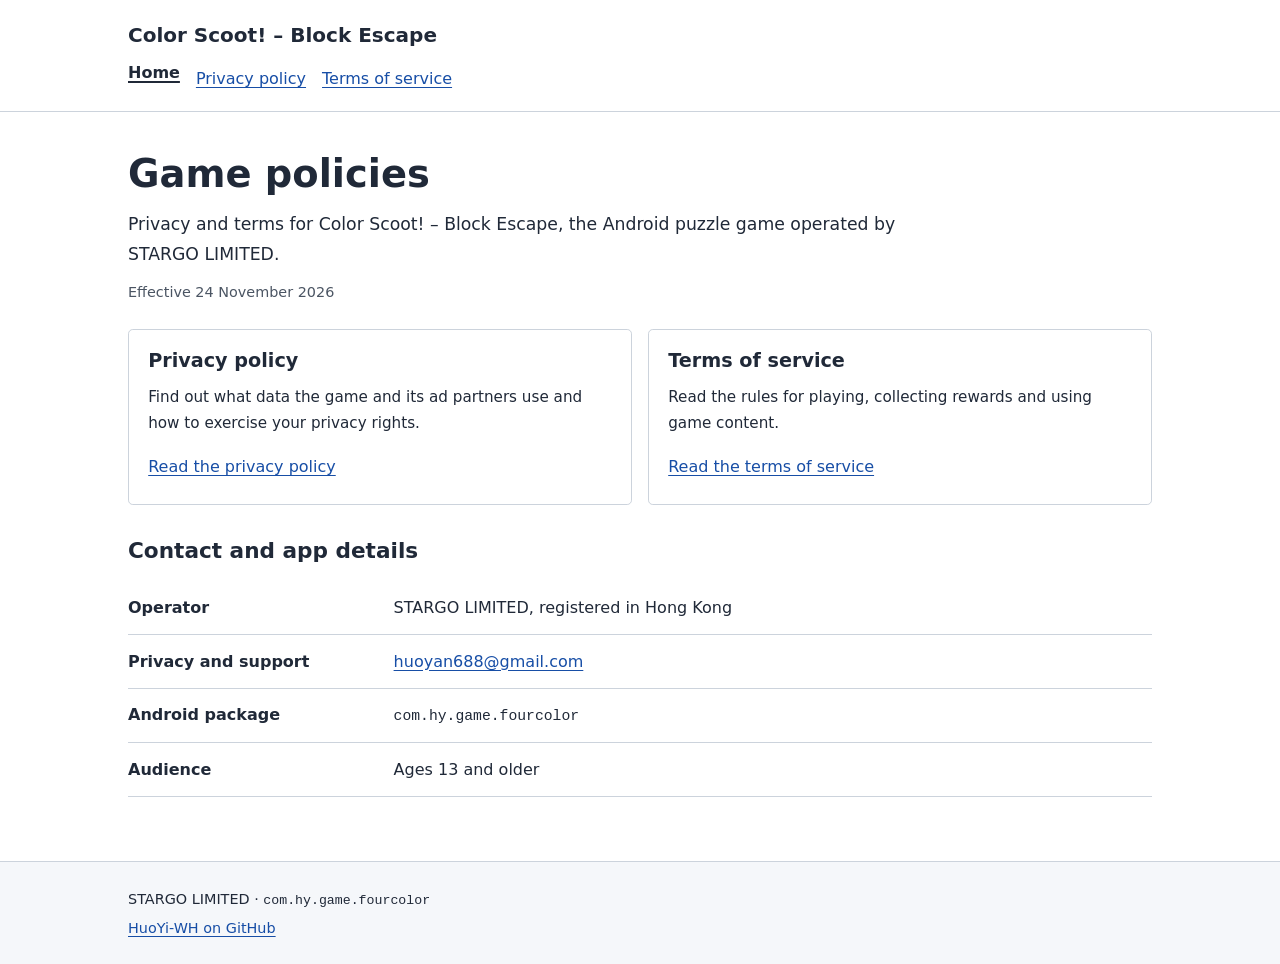
<file: index.html>
<!doctype html>
<html lang="en">
<head>
  <meta charset="utf-8">
  <meta name="viewport" content="width=device-width, initial-scale=1">
  <meta name="referrer" content="no-referrer">
  <meta name="description" content="Privacy and terms for the Android game Color Scoot! – Block Escape, operated by STARGO LIMITED.">
  <title>Color Scoot! – Block Escape | Policy centre</title>
  <link rel="stylesheet" href="styles.css">
</head>
<body>
  <a class="skip-link" href="#main">Skip to content</a>
  <header class="site-header">
    <div class="container header-inner">
      <a class="brand" href="index.html">Color Scoot! – Block Escape</a>
      <nav class="site-nav" aria-label="Policy pages">
        <ul>
          <li><a href="index.html" aria-current="page">Home</a></li>
          <li><a href="privacy.html">Privacy policy</a></li>
          <li><a href="terms.html">Terms of service</a></li>
        </ul>
      </nav>
    </div>
  </header>
  <main id="main" class="container" tabindex="-1">
    <h1>Game policies</h1>
    <p class="lead">Privacy and terms for Color Scoot! – Block Escape, the Android puzzle game operated by STARGO LIMITED.</p>
    <p class="meta">Effective <time datetime="2026-11-24">24 November 2026</time></p>
    <div class="cards">
      <section class="card" aria-labelledby="privacy-card">
        <h2 id="privacy-card">Privacy policy</h2>
        <p>Find out what data the game and its ad partners use and how to exercise your privacy rights.</p>
        <a href="privacy.html">Read the privacy policy</a>
      </section>
      <section class="card" aria-labelledby="terms-card">
        <h2 id="terms-card">Terms of service</h2>
        <p>Read the rules for playing, collecting rewards and using game content.</p>
        <a href="terms.html">Read the terms of service</a>
      </section>
    </div>
    <section aria-labelledby="contact-heading">
      <h2 id="contact-heading">Contact and app details</h2>
      <dl class="facts">
        <div><dt>Operator</dt><dd>STARGO LIMITED, registered in Hong Kong</dd></div>
        <div><dt>Privacy and support</dt><dd><a href="mailto:huoyan688@gmail.com">huoyan688@gmail.com</a></dd></div>
        <div><dt>Android package</dt><dd><code>com.hy.game.fourcolor</code></dd></div>
        <div><dt>Audience</dt><dd>Ages 13 and older</dd></div>
      </dl>
    </section>
  </main>
  <footer class="site-footer">
    <div class="container">
      <p>STARGO LIMITED · <code>com.hy.game.fourcolor</code></p>
      <p><a href="https://github.com/HuoYi-WH" rel="noreferrer">HuoYi-WH on GitHub</a></p>
    </div>
  </footer>
</body>
</html>
</file>
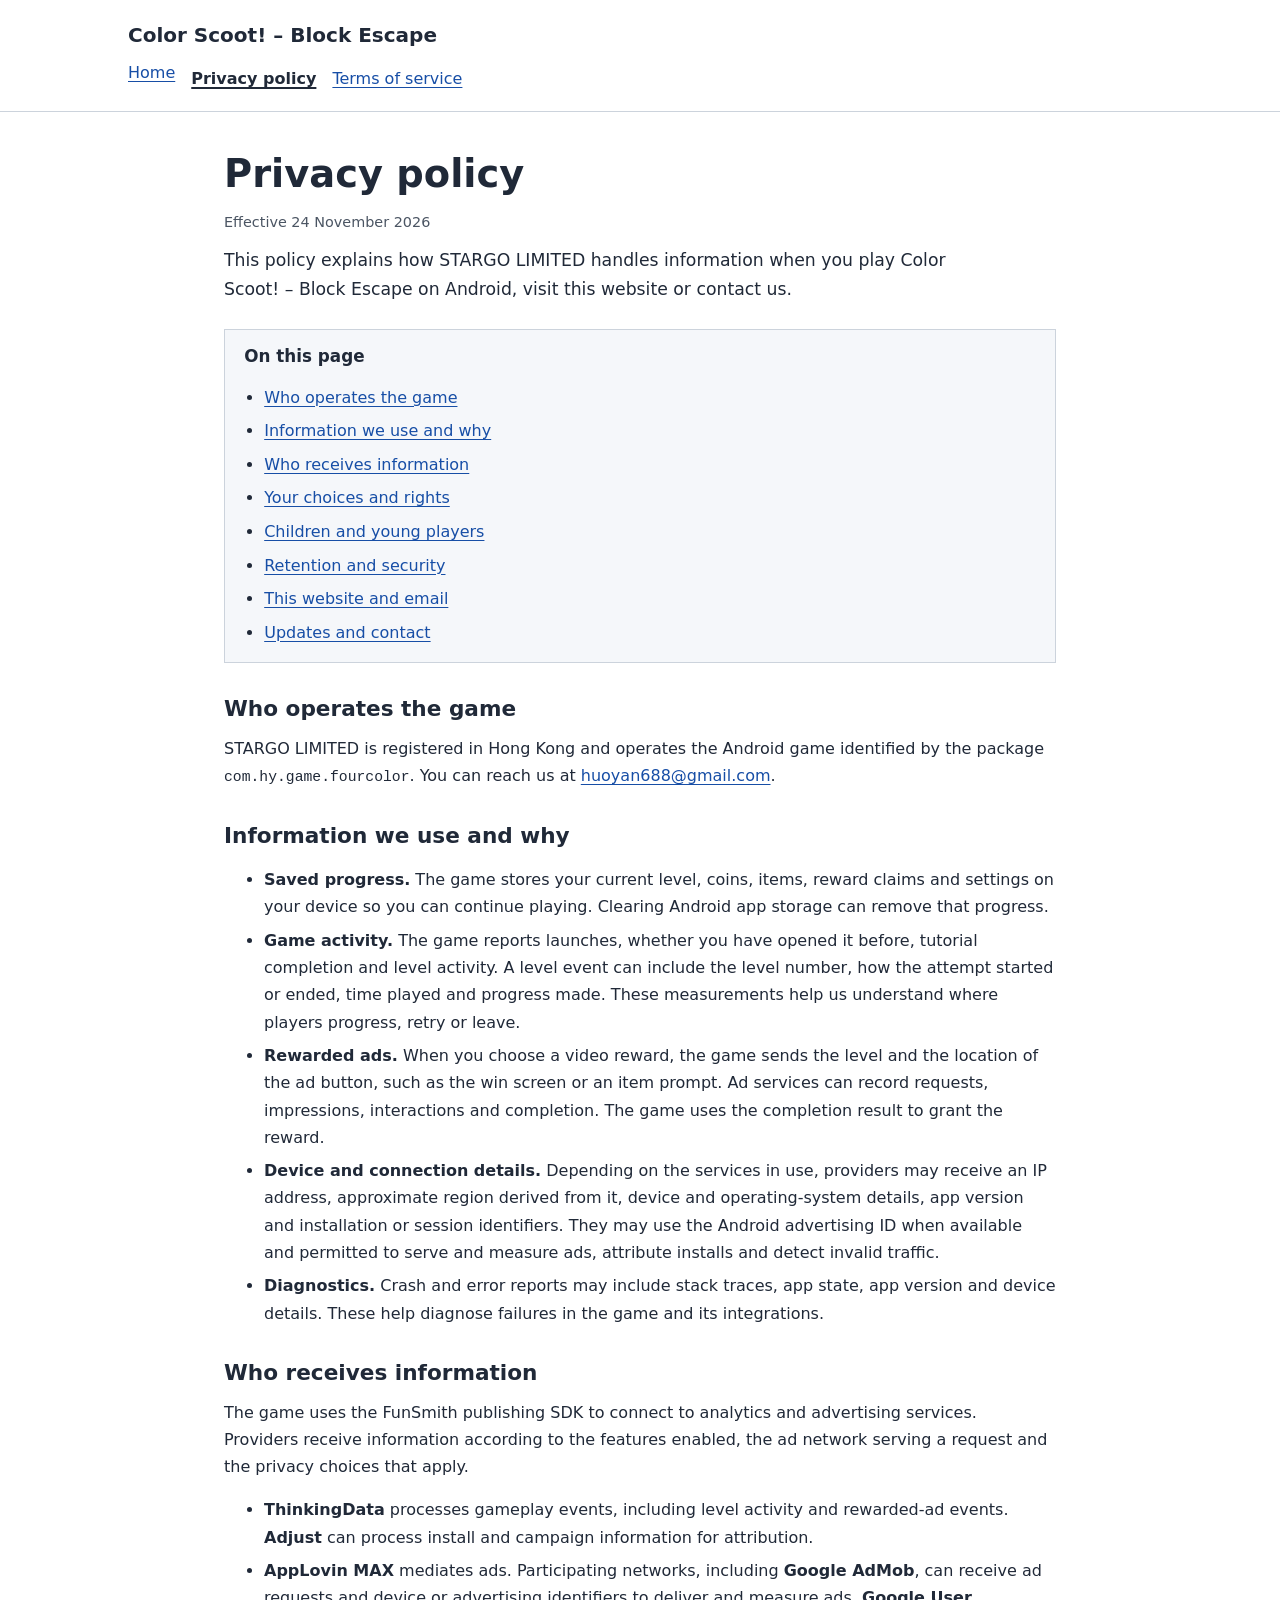
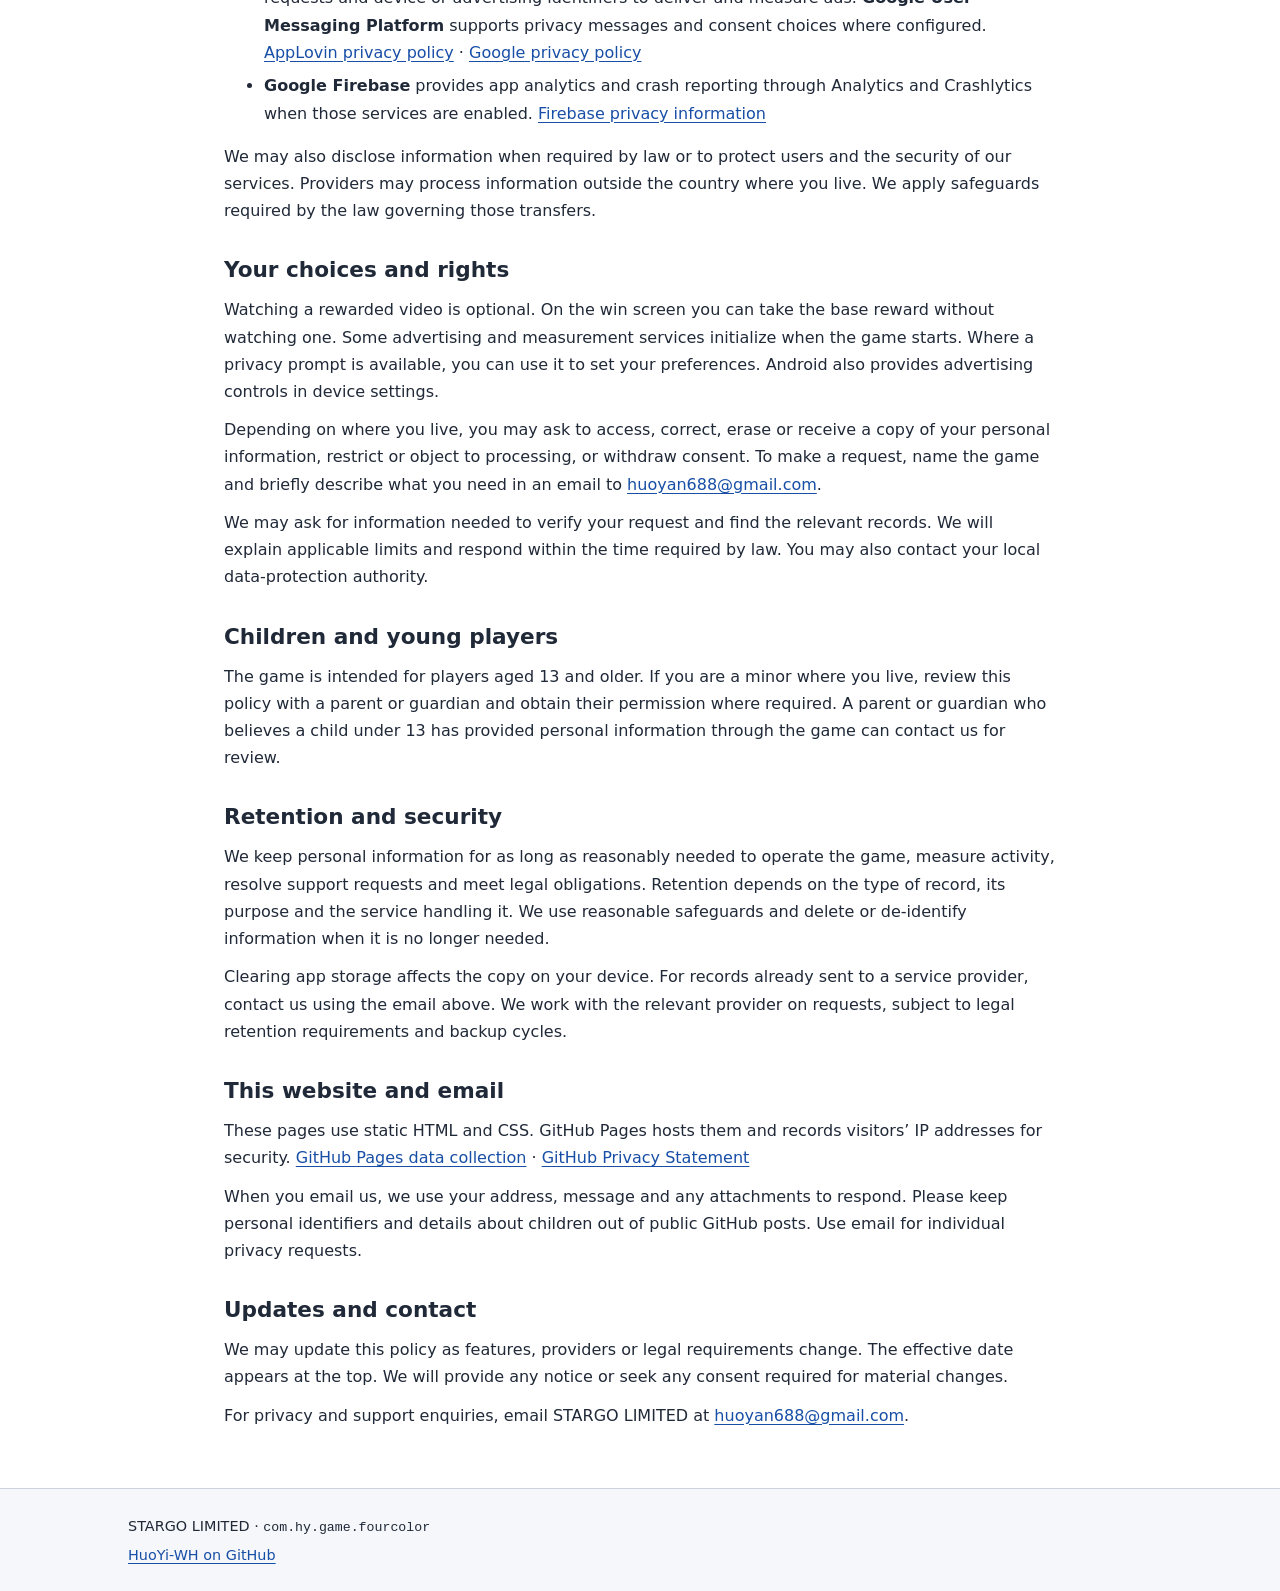
<file: privacy.html>
<!doctype html>
<html lang="en">
<head>
  <meta charset="utf-8">
  <meta name="viewport" content="width=device-width, initial-scale=1">
  <meta name="referrer" content="no-referrer">
  <meta name="description" content="How Color Scoot! – Block Escape handles gameplay, advertising and support information, and how to exercise your privacy choices.">
  <title>Color Scoot! – Block Escape | Privacy policy</title>
  <link rel="stylesheet" href="styles.css">
</head>
<body>
  <a class="skip-link" href="#main">Skip to content</a>
  <header class="site-header">
    <div class="container header-inner">
      <a class="brand" href="index.html">Color Scoot! – Block Escape</a>
      <nav class="site-nav" aria-label="Policy pages">
        <ul>
          <li><a href="index.html">Home</a></li>
          <li><a href="privacy.html" aria-current="page">Privacy policy</a></li>
          <li><a href="terms.html">Terms of service</a></li>
        </ul>
      </nav>
    </div>
  </header>
  <main id="main" class="container document" tabindex="-1">
    <h1>Privacy policy</h1>
    <p class="meta">Effective <time datetime="2026-11-24">24 November 2026</time></p>
    <p class="lead">This policy explains how STARGO LIMITED handles information when you play Color Scoot! – Block Escape on Android, visit this website or contact us.</p>
    <nav class="toc" aria-label="Privacy policy contents">
      <h2>On this page</h2>
      <ul>
        <li><a href="#operator">Who operates the game</a></li>
        <li><a href="#data">Information we use and why</a></li>
        <li><a href="#sharing">Who receives information</a></li>
        <li><a href="#choices">Your choices and rights</a></li>
        <li><a href="#children">Children and young players</a></li>
        <li><a href="#retention">Retention and security</a></li>
        <li><a href="#website">This website and email</a></li>
        <li><a href="#contact">Updates and contact</a></li>
      </ul>
    </nav>
    <section id="operator">
      <h2>Who operates the game</h2>
      <p>STARGO LIMITED is registered in Hong Kong and operates the Android game identified by the package <code>com.hy.game.fourcolor</code>. You can reach us at <a href="mailto:huoyan688@gmail.com">huoyan688@gmail.com</a>.</p>
    </section>
    <section id="data">
      <h2>Information we use and why</h2>
      <ul>
        <li><strong>Saved progress.</strong> The game stores your current level, coins, items, reward claims and settings on your device so you can continue playing. Clearing Android app storage can remove that progress.</li>
        <li><strong>Game activity.</strong> The game reports launches, whether you have opened it before, tutorial completion and level activity. A level event can include the level number, how the attempt started or ended, time played and progress made. These measurements help us understand where players progress, retry or leave.</li>
        <li><strong>Rewarded ads.</strong> When you choose a video reward, the game sends the level and the location of the ad button, such as the win screen or an item prompt. Ad services can record requests, impressions, interactions and completion. The game uses the completion result to grant the reward.</li>
        <li><strong>Device and connection details.</strong> Depending on the services in use, providers may receive an IP address, approximate region derived from it, device and operating-system details, app version and installation or session identifiers. They may use the Android advertising ID when available and permitted to serve and measure ads, attribute installs and detect invalid traffic.</li>
        <li><strong>Diagnostics.</strong> Crash and error reports may include stack traces, app state, app version and device details. These help diagnose failures in the game and its integrations.</li>
      </ul>
    </section>
    <section id="sharing">
      <h2>Who receives information</h2>
      <p>The game uses the FunSmith publishing SDK to connect to analytics and advertising services. Providers receive information according to the features enabled, the ad network serving a request and the privacy choices that apply.</p>
      <ul>
        <li><strong>ThinkingData</strong> processes gameplay events, including level activity and rewarded-ad events. <strong>Adjust</strong> can process install and campaign information for attribution.</li>
        <li><strong>AppLovin MAX</strong> mediates ads. Participating networks, including <strong>Google AdMob</strong>, can receive ad requests and device or advertising identifiers to deliver and measure ads. <strong>Google User Messaging Platform</strong> supports privacy messages and consent choices where configured. <a href="https://www.applovin.com/privacy/" rel="noreferrer">AppLovin privacy policy</a> · <a href="https://policies.google.com/privacy" rel="noreferrer">Google privacy policy</a></li>
        <li><strong>Google Firebase</strong> provides app analytics and crash reporting through Analytics and Crashlytics when those services are enabled. <a href="https://firebase.google.com/support/privacy" rel="noreferrer">Firebase privacy information</a></li>
      </ul>
      <p>We may also disclose information when required by law or to protect users and the security of our services. Providers may process information outside the country where you live. We apply safeguards required by the law governing those transfers.</p>
    </section>
    <section id="choices">
      <h2>Your choices and rights</h2>
      <p>Watching a rewarded video is optional. On the win screen you can take the base reward without watching one. Some advertising and measurement services initialize when the game starts. Where a privacy prompt is available, you can use it to set your preferences. Android also provides advertising controls in device settings.</p>
      <p>Depending on where you live, you may ask to access, correct, erase or receive a copy of your personal information, restrict or object to processing, or withdraw consent. To make a request, name the game and briefly describe what you need in an email to <a href="mailto:huoyan688@gmail.com">huoyan688@gmail.com</a>.</p>
      <p>We may ask for information needed to verify your request and find the relevant records. We will explain applicable limits and respond within the time required by law. You may also contact your local data-protection authority.</p>
    </section>
    <section id="children">
      <h2>Children and young players</h2>
      <p>The game is intended for players aged 13 and older. If you are a minor where you live, review this policy with a parent or guardian and obtain their permission where required. A parent or guardian who believes a child under 13 has provided personal information through the game can contact us for review.</p>
    </section>
    <section id="retention">
      <h2>Retention and security</h2>
      <p>We keep personal information for as long as reasonably needed to operate the game, measure activity, resolve support requests and meet legal obligations. Retention depends on the type of record, its purpose and the service handling it. We use reasonable safeguards and delete or de-identify information when it is no longer needed.</p>
      <p>Clearing app storage affects the copy on your device. For records already sent to a service provider, contact us using the email above. We work with the relevant provider on requests, subject to legal retention requirements and backup cycles.</p>
    </section>
    <section id="website">
      <h2>This website and email</h2>
      <p>These pages use static HTML and CSS. GitHub Pages hosts them and records visitors’ IP addresses for security. <a href="https://docs.github.com/en/pages/getting-started-with-github-pages/what-is-github-pages#data-collection" rel="noreferrer">GitHub Pages data collection</a> · <a href="https://docs.github.com/en/site-policy/privacy-policies/github-general-privacy-statement" rel="noreferrer">GitHub Privacy Statement</a></p>
      <p>When you email us, we use your address, message and any attachments to respond. Please keep personal identifiers and details about children out of public GitHub posts. Use email for individual privacy requests.</p>
    </section>
    <section id="contact">
      <h2>Updates and contact</h2>
      <p>We may update this policy as features, providers or legal requirements change. The effective date appears at the top. We will provide any notice or seek any consent required for material changes.</p>
      <p>For privacy and support enquiries, email STARGO LIMITED at <a href="mailto:huoyan688@gmail.com">huoyan688@gmail.com</a>.</p>
    </section>
  </main>
  <footer class="site-footer">
    <div class="container">
      <p>STARGO LIMITED · <code>com.hy.game.fourcolor</code></p>
      <p><a href="https://github.com/HuoYi-WH" rel="noreferrer">HuoYi-WH on GitHub</a></p>
    </div>
  </footer>
</body>
</html>
</file>
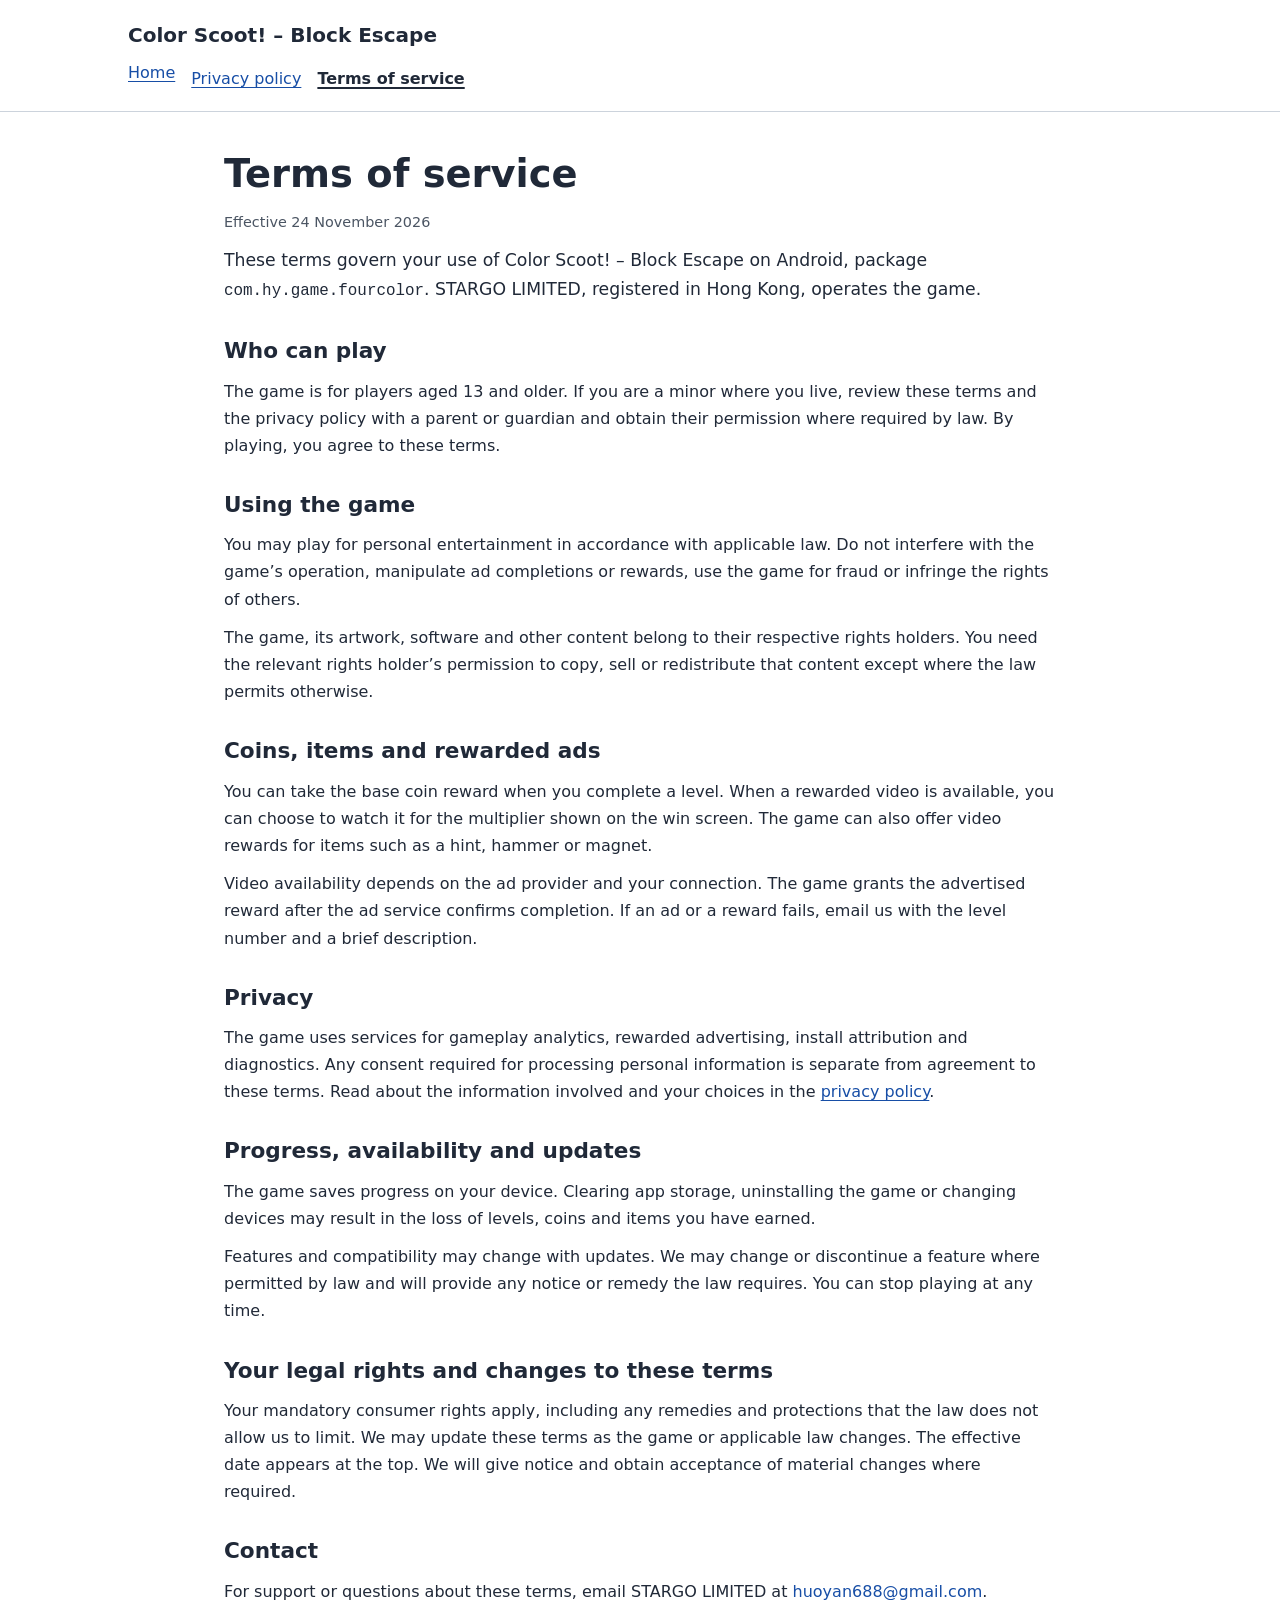
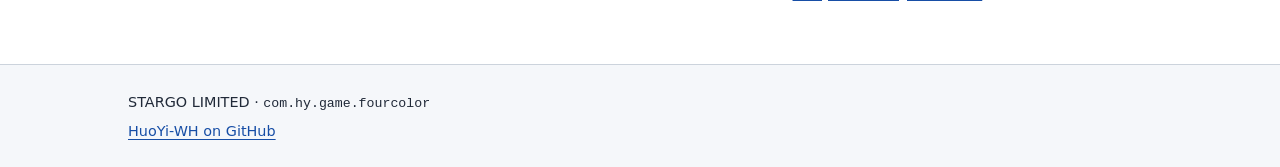
<file: terms.html>
<!doctype html>
<html lang="en">
<head>
  <meta charset="utf-8">
  <meta name="viewport" content="width=device-width, initial-scale=1">
  <meta name="referrer" content="no-referrer">
  <meta name="description" content="Terms for playing Color Scoot! – Block Escape on Android, including age eligibility, game content and optional video rewards.">
  <title>Color Scoot! – Block Escape | Terms of service</title>
  <link rel="stylesheet" href="styles.css">
</head>
<body>
  <a class="skip-link" href="#main">Skip to content</a>
  <header class="site-header">
    <div class="container header-inner">
      <a class="brand" href="index.html">Color Scoot! – Block Escape</a>
      <nav class="site-nav" aria-label="Policy pages">
        <ul>
          <li><a href="index.html">Home</a></li>
          <li><a href="privacy.html">Privacy policy</a></li>
          <li><a href="terms.html" aria-current="page">Terms of service</a></li>
        </ul>
      </nav>
    </div>
  </header>
  <main id="main" class="container document" tabindex="-1">
    <h1>Terms of service</h1>
    <p class="meta">Effective <time datetime="2026-11-24">24 November 2026</time></p>
    <p class="lead">These terms govern your use of Color Scoot! – Block Escape on Android, package <code>com.hy.game.fourcolor</code>. STARGO LIMITED, registered in Hong Kong, operates the game.</p>
    <section>
      <h2>Who can play</h2>
      <p>The game is for players aged 13 and older. If you are a minor where you live, review these terms and the privacy policy with a parent or guardian and obtain their permission where required by law. By playing, you agree to these terms.</p>
    </section>
    <section>
      <h2>Using the game</h2>
      <p>You may play for personal entertainment in accordance with applicable law. Do not interfere with the game’s operation, manipulate ad completions or rewards, use the game for fraud or infringe the rights of others.</p>
      <p>The game, its artwork, software and other content belong to their respective rights holders. You need the relevant rights holder’s permission to copy, sell or redistribute that content except where the law permits otherwise.</p>
    </section>
    <section>
      <h2>Coins, items and rewarded ads</h2>
      <p>You can take the base coin reward when you complete a level. When a rewarded video is available, you can choose to watch it for the multiplier shown on the win screen. The game can also offer video rewards for items such as a hint, hammer or magnet.</p>
      <p>Video availability depends on the ad provider and your connection. The game grants the advertised reward after the ad service confirms completion. If an ad or a reward fails, email us with the level number and a brief description.</p>
    </section>
    <section>
      <h2>Privacy</h2>
      <p>The game uses services for gameplay analytics, rewarded advertising, install attribution and diagnostics. Any consent required for processing personal information is separate from agreement to these terms. Read about the information involved and your choices in the <a href="privacy.html">privacy policy</a>.</p>
    </section>
    <section>
      <h2>Progress, availability and updates</h2>
      <p>The game saves progress on your device. Clearing app storage, uninstalling the game or changing devices may result in the loss of levels, coins and items you have earned.</p>
      <p>Features and compatibility may change with updates. We may change or discontinue a feature where permitted by law and will provide any notice or remedy the law requires. You can stop playing at any time.</p>
    </section>
    <section>
      <h2>Your legal rights and changes to these terms</h2>
      <p>Your mandatory consumer rights apply, including any remedies and protections that the law does not allow us to limit. We may update these terms as the game or applicable law changes. The effective date appears at the top. We will give notice and obtain acceptance of material changes where required.</p>
    </section>
    <section id="contact">
      <h2>Contact</h2>
      <p>For support or questions about these terms, email STARGO LIMITED at <a href="mailto:huoyan688@gmail.com">huoyan688@gmail.com</a>.</p>
    </section>
  </main>
  <footer class="site-footer">
    <div class="container">
      <p>STARGO LIMITED · <code>com.hy.game.fourcolor</code></p>
      <p><a href="https://github.com/HuoYi-WH" rel="noreferrer">HuoYi-WH on GitHub</a></p>
    </div>
  </footer>
</body>
</html>
</file>
<file: styles.css>
:root {
  color-scheme: light;
  --ink: #202938;
  --muted: #4b5563;
  --line: #ccd3dc;
  --paper: #ffffff;
  --surface: #f5f7fa;
  --link: #174ea6;
  --warning-bg: #fff5db;
  --warning-ink: #614100;
  --warning-line: #bd8d24;
}

* { box-sizing: border-box; }
html { scroll-padding-top: 1rem; }
body {
  margin: 0;
  background: var(--paper);
  color: var(--ink);
  font-family: system-ui, -apple-system, BlinkMacSystemFont, "Segoe UI", sans-serif;
  font-size: 1rem;
  line-height: 1.7;
  overflow-wrap: anywhere;
}
a { color: var(--link); text-underline-offset: 0.2em; }
a:hover { text-decoration-thickness: 2px; }
a:focus-visible, [tabindex]:focus-visible {
  outline: 3px solid var(--link);
  outline-offset: 4px;
}
.container { width: min(100% - 2rem, 64rem); margin-inline: auto; }
.skip-link {
  position: absolute;
  top: 0.5rem;
  left: 0.5rem;
  z-index: 10;
  padding: 0.6rem 1rem;
  background: white;
  transform: translateY(-200%);
}
.skip-link:focus { transform: translateY(0); }
.review-banner {
  background: var(--warning-bg);
  color: var(--warning-ink);
  border-bottom: 2px solid var(--warning-line);
  padding-block: 0.8rem;
}
.review-banner strong, .review-banner span { display: block; }
.review-banner strong { letter-spacing: 0.035em; font-size: 0.9rem; }
.review-banner span { font-size: 0.9rem; }
.site-header { border-bottom: 1px solid var(--line); }
.header-inner { padding-block: 1.1rem 0.7rem; }
.brand { font-size: 1.25rem; font-weight: 700; text-decoration: none; color: var(--ink); }
.operator { color: var(--muted); font-size: 0.9rem; margin: 0.1rem 0 0.75rem; }
.site-nav ul {
  display: flex;
  flex-wrap: wrap;
  gap: 0.25rem 1rem;
  list-style: none;
  margin: 0;
  padding: 0;
}
.site-nav a { display: inline-block; padding: 0.45rem 0; }
.site-nav a[aria-current="page"] { color: var(--ink); font-weight: 700; text-decoration-thickness: 2px; }
main { padding-block: 2rem 3rem; }
.document { max-width: 52rem; }
h1, h2, h3 { line-height: 1.3; }
h1 { font-size: clamp(1.8rem, 4vw, 2.4rem); margin: 0.35rem 0 0.65rem; }
h2 { font-size: 1.35rem; margin: 2rem 0 0.75rem; }
h3 { font-size: 1.05rem; margin: 1.4rem 0 0.4rem; }
p { margin: 0.7rem 0; }
li + li { margin-top: 0.4rem; }
.eyebrow { font-size: 0.85rem; font-weight: 700; letter-spacing: 0.07em; text-transform: uppercase; color: var(--muted); margin: 0; }
.meta { font-size: 0.9rem; color: var(--muted); }
.lead { font-size: 1.08rem; max-width: 48rem; }
.review-note {
  background: var(--warning-bg);
  border: 1px solid var(--warning-line);
  border-left-width: 4px;
  padding: 1rem 1.2rem;
  margin-block: 1.5rem;
  color: var(--warning-ink);
}
.review-note h2, .review-note h3 { margin-top: 0; color: var(--warning-ink); }
.review-note p:last-child, .review-note ul:last-child { margin-bottom: 0; }
.toc { background: var(--surface); padding: 1rem 1.2rem; border: 1px solid var(--line); margin-block: 1.5rem; }
.toc h2 { margin-top: 0; font-size: 1.05rem; }
.toc ul { margin-bottom: 0; padding-left: 1.25rem; }
.cards { display: grid; grid-template-columns: repeat(2, minmax(0, 1fr)); gap: 1rem; margin-block: 1.5rem; }
.card { padding: 1.2rem; border: 1px solid var(--line); border-radius: 0.3rem; }
.card h2 { font-size: 1.2rem; margin: 0 0 0.7rem; }
.card p { font-size: 0.95rem; }
.card a { display: inline-block; padding-block: 0.3rem; }
.facts { margin: 1rem 0; }
.facts > div { display: grid; grid-template-columns: minmax(9rem, 1fr) 3fr; gap: 0.8rem; padding-block: 0.8rem; border-bottom: 1px solid var(--line); }
.facts dt { font-weight: 650; }
.facts dd { margin: 0; }
code { font-family: ui-monospace, "Cascadia Code", Consolas, monospace; font-size: 0.92em; }
.site-footer { border-top: 1px solid var(--line); background: var(--surface); padding-block: 1.3rem; font-size: 0.9rem; }
.site-footer p { margin: 0.25rem 0; }
@media (max-width: 44rem) {
  .cards { grid-template-columns: 1fr; }
  .facts > div { grid-template-columns: 1fr; gap: 0.2rem; }
  main { padding-top: 1.4rem; }
}
@media print {
  body { font-size: 11pt; }
  .container { width: 100%; }
  .site-nav, .skip-link { display: none; }
  .review-banner, .review-note { border: 2px solid #333; color: #111; background: white; }
  h2, h3 { break-after: avoid; }
  .card { break-inside: avoid; }
  a { color: inherit; }
}
</file>
